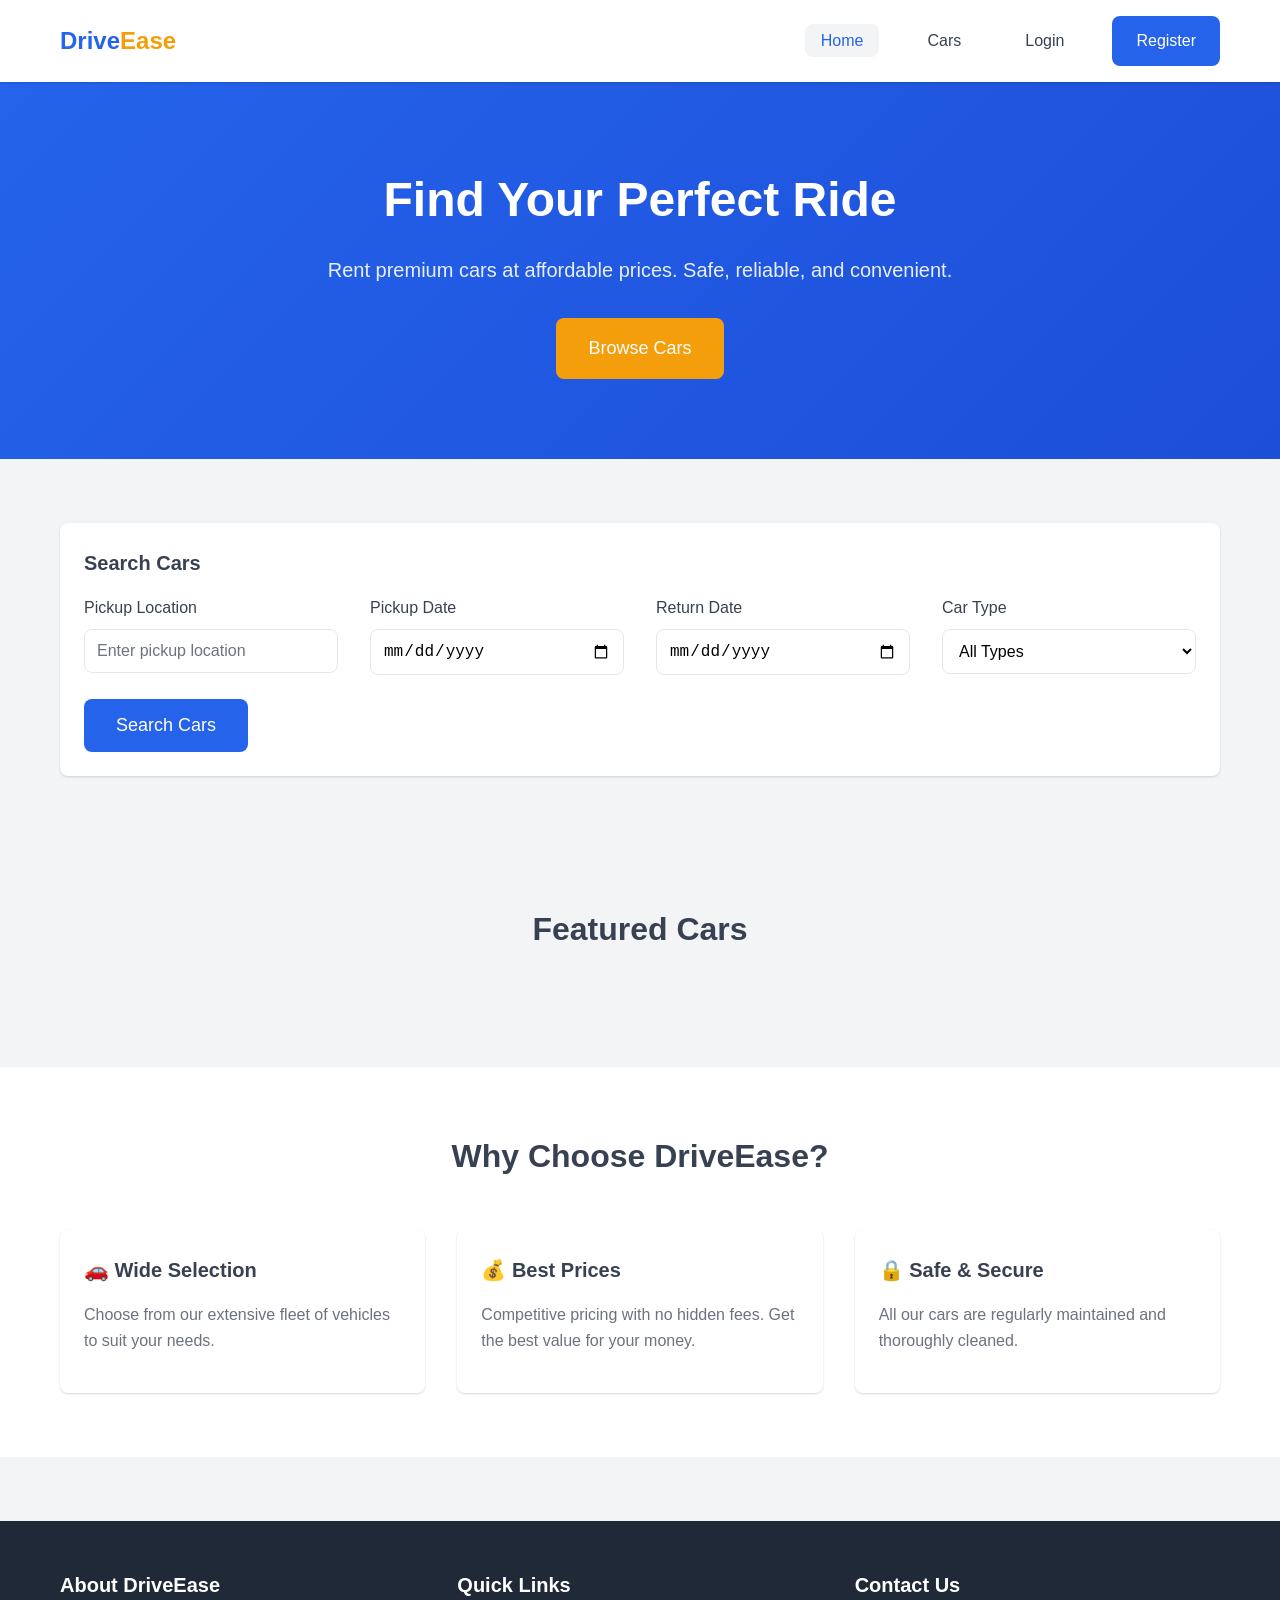
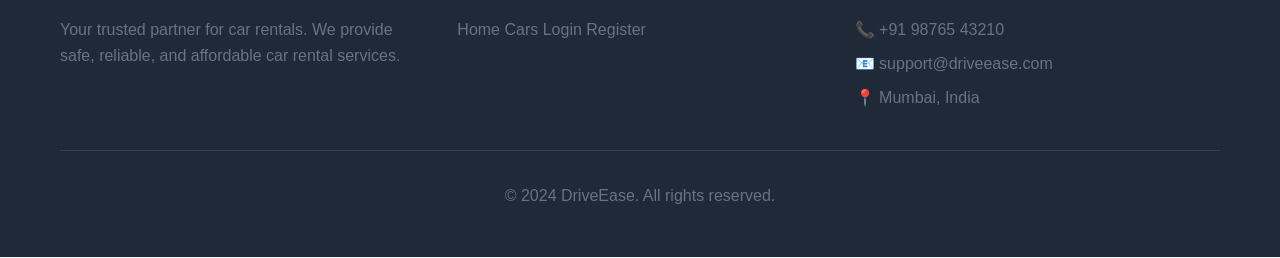
<file: frontend/index.html>
<!DOCTYPE html>
<html lang="en">
<head>
    <meta charset="UTF-8">
    <meta name="viewport" content="width=device-width, initial-scale=1.0">
    <title>DriveEase - Car Rental Management System</title>
    <link rel="stylesheet" href="css/style.css">
</head>
<body>
    <!-- Navigation -->
    <nav class="navbar">
        <div class="container">
            <a href="index.html" class="navbar-brand">Drive<span>Ease</span></a>
            <ul class="navbar-nav">
                <li><a href="index.html" class="nav-link active">Home</a></li>
                <li><a href="cars.html" class="nav-link">Cars</a></li>
                <li><a href="login.html" class="nav-link">Login</a></li>
                <li><a href="register.html" class="btn btn-primary">Register</a></li>
            </ul>
        </div>
    </nav>

    <!-- Hero Section -->
    <section class="hero">
        <div class="container">
            <h1>Find Your Perfect Ride</h1>
            <p>Rent premium cars at affordable prices. Safe, reliable, and convenient.</p>
            <a href="cars.html" class="btn btn-secondary btn-lg">Browse Cars</a>
        </div>
    </section>

    <!-- Search Section -->
    <section class="section">
        <div class="container">
            <div class="card">
                <div class="card-body">
                    <h2 class="card-title">Search Cars</h2>
                    <form id="searchForm">
                        <div class="grid grid-4">
                            <div class="form-group">
                                <label class="form-label">Pickup Location</label>
                                <input type="text" class="form-control" id="pickupLocation" placeholder="Enter pickup location">
                            </div>
                            <div class="form-group">
                                <label class="form-label">Pickup Date</label>
                                <input type="date" class="form-control" id="pickupDate">
                            </div>
                            <div class="form-group">
                                <label class="form-label">Return Date</label>
                                <input type="date" class="form-control" id="returnDate">
                            </div>
                            <div class="form-group">
                                <label class="form-label">Car Type</label>
                                <select class="form-select" id="carType">
                                    <option value="">All Types</option>
                                    <option value="SUV">SUV</option>
                                    <option value="SEDAN">Sedan</option>
                                    <option value="HATCHBACK">Hatchback</option>
                                    <option value="LUXURY">Luxury</option>
                                </select>
                            </div>
                        </div>
                        <button type="submit" class="btn btn-primary btn-lg">Search Cars</button>
                    </form>
                </div>
            </div>
        </div>
    </section>

    <!-- Featured Cars Section -->
    <section class="section">
        <div class="container">
            <h2 class="section-title">Featured Cars</h2>
            <div class="grid grid-3" id="featuredCars">
                <!-- Cars will be loaded dynamically -->
            </div>
        </div>
    </section>

    <!-- Why Choose Us Section -->
    <section class="section" style="background-color: var(--white);">
        <div class="container">
            <h2 class="section-title">Why Choose DriveEase?</h2>
            <div class="grid grid-3">
                <div class="card">
                    <div class="card-body">
                        <h3 class="card-title">🚗 Wide Selection</h3>
                        <p class="card-text">Choose from our extensive fleet of vehicles to suit your needs.</p>
                    </div>
                </div>
                <div class="card">
                    <div class="card-body">
                        <h3 class="card-title">💰 Best Prices</h3>
                        <p class="card-text">Competitive pricing with no hidden fees. Get the best value for your money.</p>
                    </div>
                </div>
                <div class="card">
                    <div class="card-body">
                        <h3 class="card-title">🔒 Safe & Secure</h3>
                        <p class="card-text">All our cars are regularly maintained and thoroughly cleaned.</p>
                    </div>
                </div>
            </div>
        </div>
    </section>

    <!-- Footer -->
    <footer class="footer">
        <div class="container">
            <div class="footer-content">
                <div class="footer-section">
                    <h3>About DriveEase</h3>
                    <p>Your trusted partner for car rentals. We provide safe, reliable, and affordable car rental services.</p>
                </div>
                <div class="footer-section">
                    <h3>Quick Links</h3>
                    <a href="index.html">Home</a>
                    <a href="cars.html">Cars</a>
                    <a href="login.html">Login</a>
                    <a href="register.html">Register</a>
                </div>
                <div class="footer-section">
                    <h3>Contact Us</h3>
                    <p>📞 +91 98765 43210</p>
                    <p>📧 support@driveease.com</p>
                    <p>📍 Mumbai, India</p>
                </div>
            </div>
            <div class="footer-bottom">
                <p>&copy; 2024 DriveEase. All rights reserved.</p>
            </div>
        </div>
    </footer>

    <script src="js/main.js"></script>
</body>
</html>
</file>
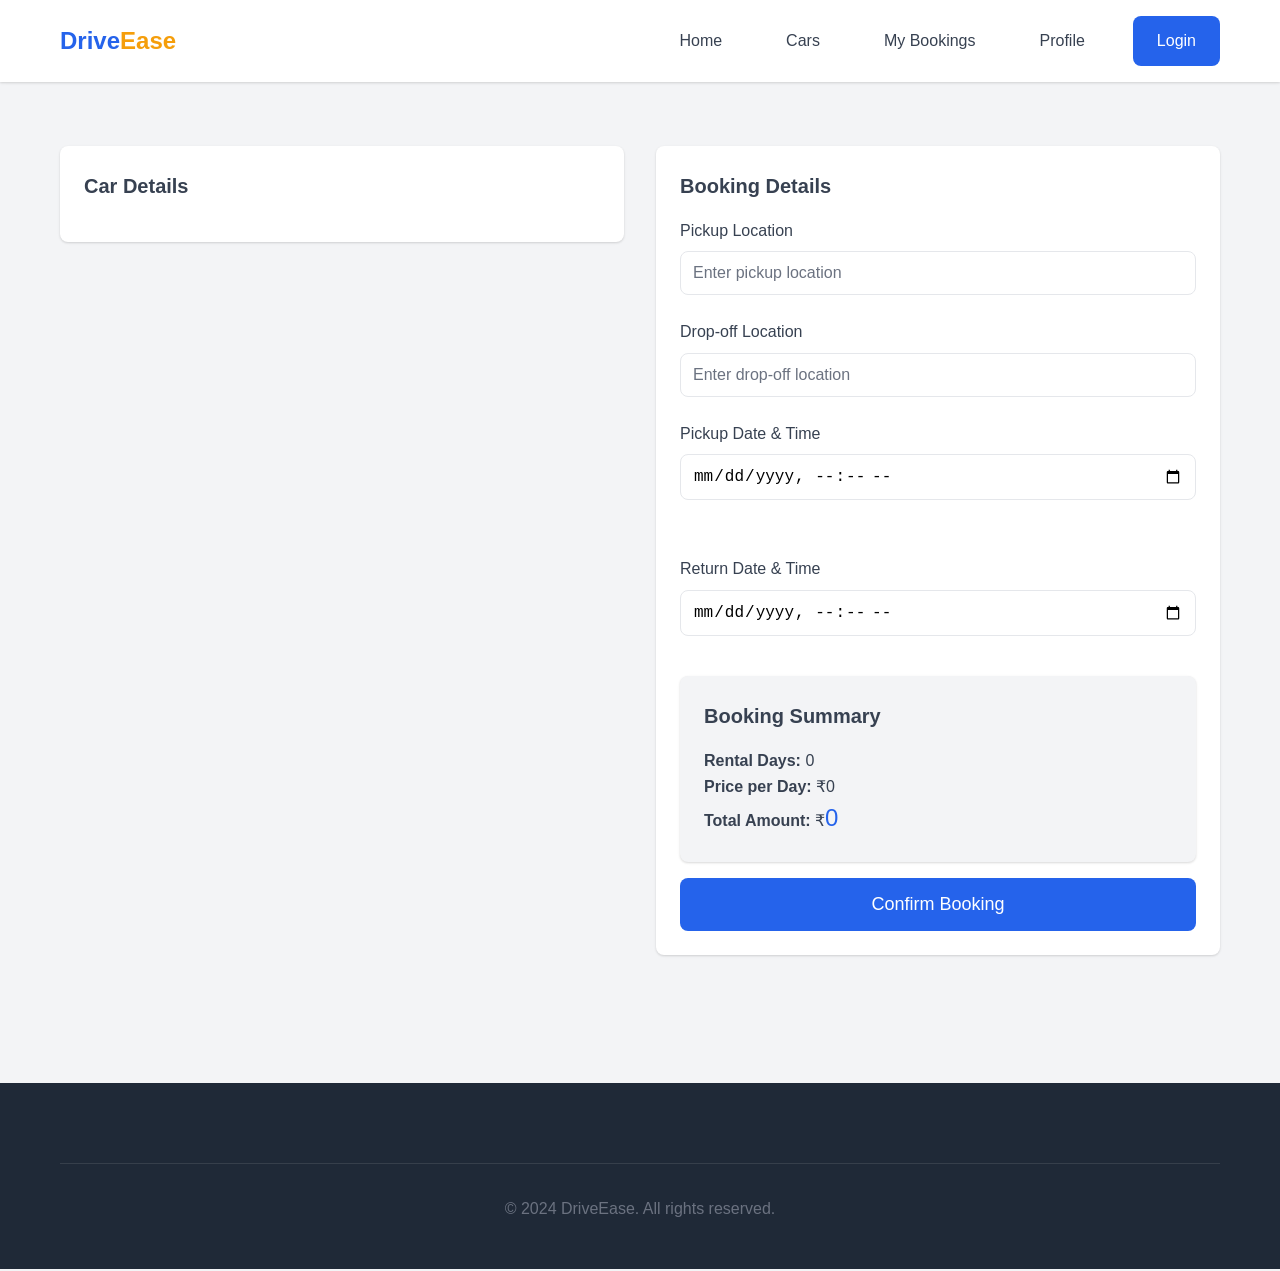
<file: frontend/booking.html>
<!DOCTYPE html>
<html lang="en">
<head>
    <meta charset="UTF-8">
    <meta name="viewport" content="width=device-width, initial-scale=1.0">
    <title>Book Car - DriveEase</title>
    <link rel="stylesheet" href="css/style.css">
</head>
<body>
    <!-- Navigation -->
    <nav class="navbar">
        <div class="container">
            <a href="index.html" class="navbar-brand">Drive<span>Ease</span></a>
            <ul class="navbar-nav">
                <li><a href="index.html" class="nav-link">Home</a></li>
                <li><a href="cars.html" class="nav-link">Cars</a></li>
                <li><a href="my-bookings.html" class="nav-link">My Bookings</a></li>
                <li><a href="profile.html" class="nav-link">Profile</a></li>
                <li><a href="login.html" class="btn btn-primary">Login</a></li>
            </ul>
        </div>
    </nav>

    <!-- Booking Section -->
    <section class="section">
        <div class="container">
            <div class="grid grid-2">
                <!-- Car Summary -->
                <div>
                    <div class="card">
                        <div class="card-body">
                            <h2 class="card-title">Car Details</h2>
                            <div id="carSummary">
                                <!-- Car summary will be loaded dynamically -->
                            </div>
                        </div>
                    </div>
                </div>

                <!-- Booking Form -->
                <div>
                    <div class="card">
                        <div class="card-body">
                            <h2 class="card-title">Booking Details</h2>
                            <div id="alertContainer"></div>
                            <form id="bookingForm">
                                <div class="form-group">
                                    <label class="form-label">Pickup Location</label>
                                    <input type="text" class="form-control" id="pickupLocation" placeholder="Enter pickup location" required>
                                </div>
                                <div class="form-group">
                                    <label class="form-label">Drop-off Location</label>
                                    <input type="text" class="form-control" id="dropoffLocation" placeholder="Enter drop-off location" required>
                                </div>
                                <div class="grid grid-2">
                                    <div class="form-group">
                                        <label class="form-label">Pickup Date & Time</label>
                                        <input type="datetime-local" class="form-control" id="pickupDate" required>
                                    </div>
                                    <div class="form-group">
                                        <label class="form-label">Return Date & Time</label>
                                        <input type="datetime-local" class="form-control" id="returnDate" required>
                                    </div>
                                </div>
                                <div class="card" style="background-color: var(--light-color); margin: 1rem 0;">
                                    <div class="card-body">
                                        <h3 class="card-title">Booking Summary</h3>
                                        <p><strong>Rental Days:</strong> <span id="rentalDays">0</span></p>
                                        <p><strong>Price per Day:</strong> ₹<span id="pricePerDay">0</span></p>
                                        <p><strong>Total Amount:</strong> ₹<span id="totalAmount" style="font-size: 1.5rem; color: var(--primary-color);">0</span></p>
                                    </div>
                                </div>
                                <button type="submit" class="btn btn-primary btn-lg" style="width: 100%;">Confirm Booking</button>
                            </form>
                        </div>
                    </div>
                </div>
            </div>
        </div>
    </section>

    <!-- Footer -->
    <footer class="footer">
        <div class="container">
            <div class="footer-bottom">
                <p>&copy; 2024 DriveEase. All rights reserved.</p>
            </div>
        </div>
    </footer>

    <script src="js/booking.js"></script>
</body>
</html>
</file>
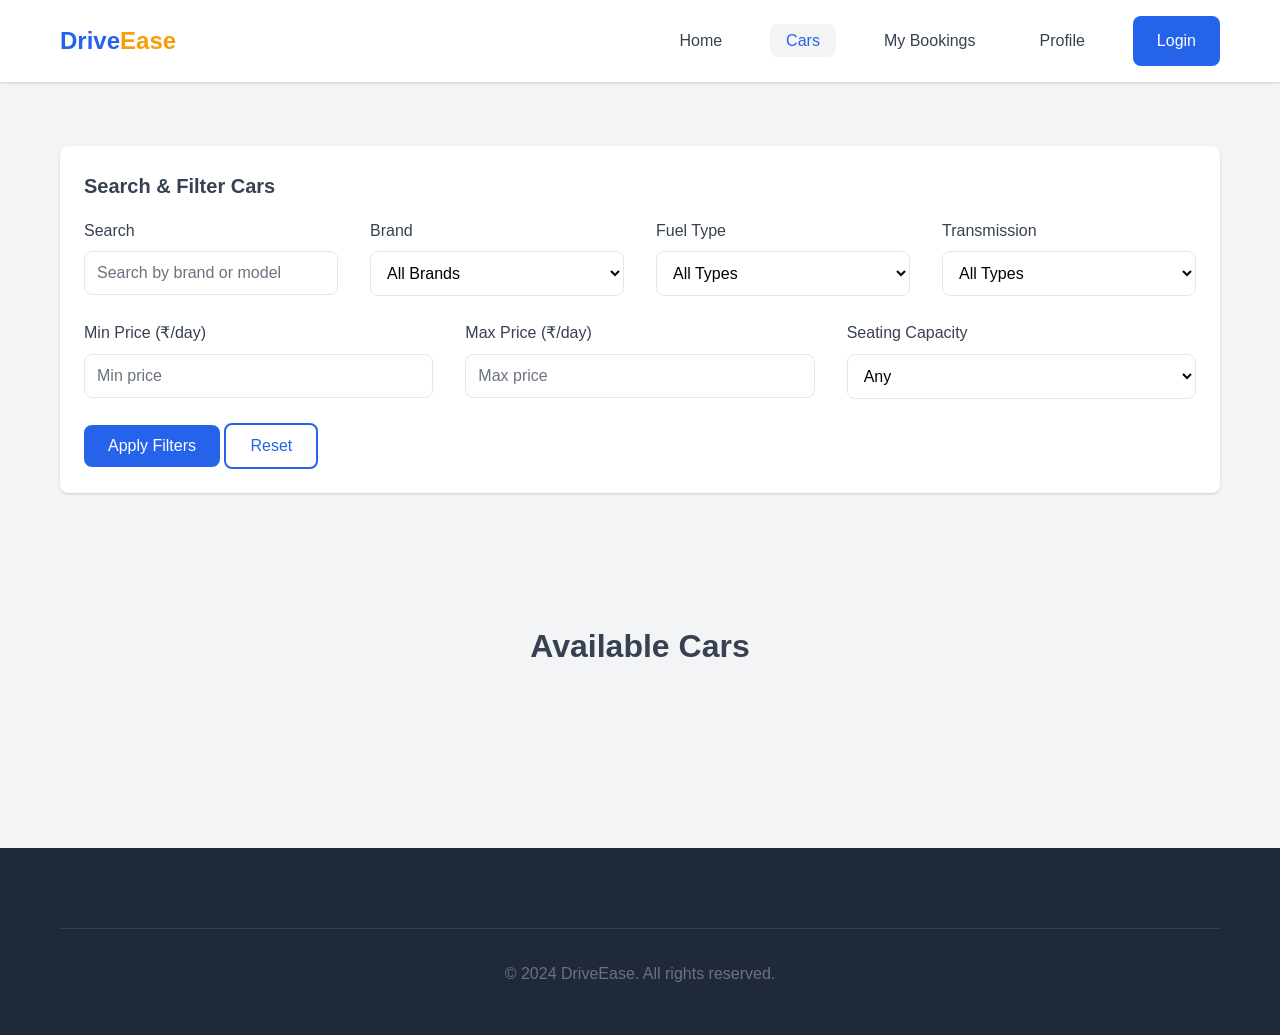
<file: frontend/cars.html>
<!DOCTYPE html>
<html lang="en">
<head>
    <meta charset="UTF-8">
    <meta name="viewport" content="width=device-width, initial-scale=1.0">
    <title>Browse Cars - DriveEase</title>
    <link rel="stylesheet" href="css/style.css">
</head>
<body>
    <!-- Navigation -->
    <nav class="navbar">
        <div class="container">
            <a href="index.html" class="navbar-brand">Drive<span>Ease</span></a>
            <ul class="navbar-nav">
                <li><a href="index.html" class="nav-link">Home</a></li>
                <li><a href="cars.html" class="nav-link active">Cars</a></li>
                <li><a href="my-bookings.html" class="nav-link">My Bookings</a></li>
                <li><a href="profile.html" class="nav-link">Profile</a></li>
                <li><a href="login.html" class="btn btn-primary">Login</a></li>
            </ul>
        </div>
    </nav>

    <!-- Search & Filter Section -->
    <section class="section">
        <div class="container">
            <div class="card">
                <div class="card-body">
                    <h2 class="card-title">Search & Filter Cars</h2>
                    <form id="filterForm">
                        <div class="grid grid-4">
                            <div class="form-group">
                                <label class="form-label">Search</label>
                                <input type="text" class="form-control" id="searchKeyword" placeholder="Search by brand or model">
                            </div>
                            <div class="form-group">
                                <label class="form-label">Brand</label>
                                <select class="form-select" id="brandFilter">
                                    <option value="">All Brands</option>
                                    <option value="Toyota">Toyota</option>
                                    <option value="Honda">Honda</option>
                                    <option value="Hyundai">Hyundai</option>
                                    <option value="Maruti Suzuki">Maruti Suzuki</option>
                                    <option value="BMW">BMW</option>
                                    <option value="Mercedes-Benz">Mercedes-Benz</option>
                                </select>
                            </div>
                            <div class="form-group">
                                <label class="form-label">Fuel Type</label>
                                <select class="form-select" id="fuelTypeFilter">
                                    <option value="">All Types</option>
                                    <option value="PETROL">Petrol</option>
                                    <option value="DIESEL">Diesel</option>
                                    <option value="ELECTRIC">Electric</option>
                                    <option value="HYBRID">Hybrid</option>
                                </select>
                            </div>
                            <div class="form-group">
                                <label class="form-label">Transmission</label>
                                <select class="form-select" id="transmissionFilter">
                                    <option value="">All Types</option>
                                    <option value="MANUAL">Manual</option>
                                    <option value="AUTOMATIC">Automatic</option>
                                </select>
                            </div>
                        </div>
                        <div class="grid grid-3">
                            <div class="form-group">
                                <label class="form-label">Min Price (₹/day)</label>
                                <input type="number" class="form-control" id="minPrice" placeholder="Min price">
                            </div>
                            <div class="form-group">
                                <label class="form-label">Max Price (₹/day)</label>
                                <input type="number" class="form-control" id="maxPrice" placeholder="Max price">
                            </div>
                            <div class="form-group">
                                <label class="form-label">Seating Capacity</label>
                                <select class="form-select" id="seatingFilter">
                                    <option value="">Any</option>
                                    <option value="4">4+ Seats</option>
                                    <option value="5">5+ Seats</option>
                                    <option value="7">7+ Seats</option>
                                </select>
                            </div>
                        </div>
                        <button type="submit" class="btn btn-primary">Apply Filters</button>
                        <button type="button" class="btn btn-outline" onclick="resetFilters()">Reset</button>
                    </form>
                </div>
            </div>
        </div>
    </section>

    <!-- Cars Listing -->
    <section class="section">
        <div class="container">
            <h2 class="section-title">Available Cars</h2>
            <div id="alertContainer"></div>
            <div class="grid grid-3" id="carsGrid">
                <!-- Cars will be loaded dynamically -->
            </div>
        </div>
    </section>

    <!-- Footer -->
    <footer class="footer">
        <div class="container">
            <div class="footer-bottom">
                <p>&copy; 2024 DriveEase. All rights reserved.</p>
            </div>
        </div>
    </footer>

    <script src="js/cars.js"></script>
</body>
</html>
</file>
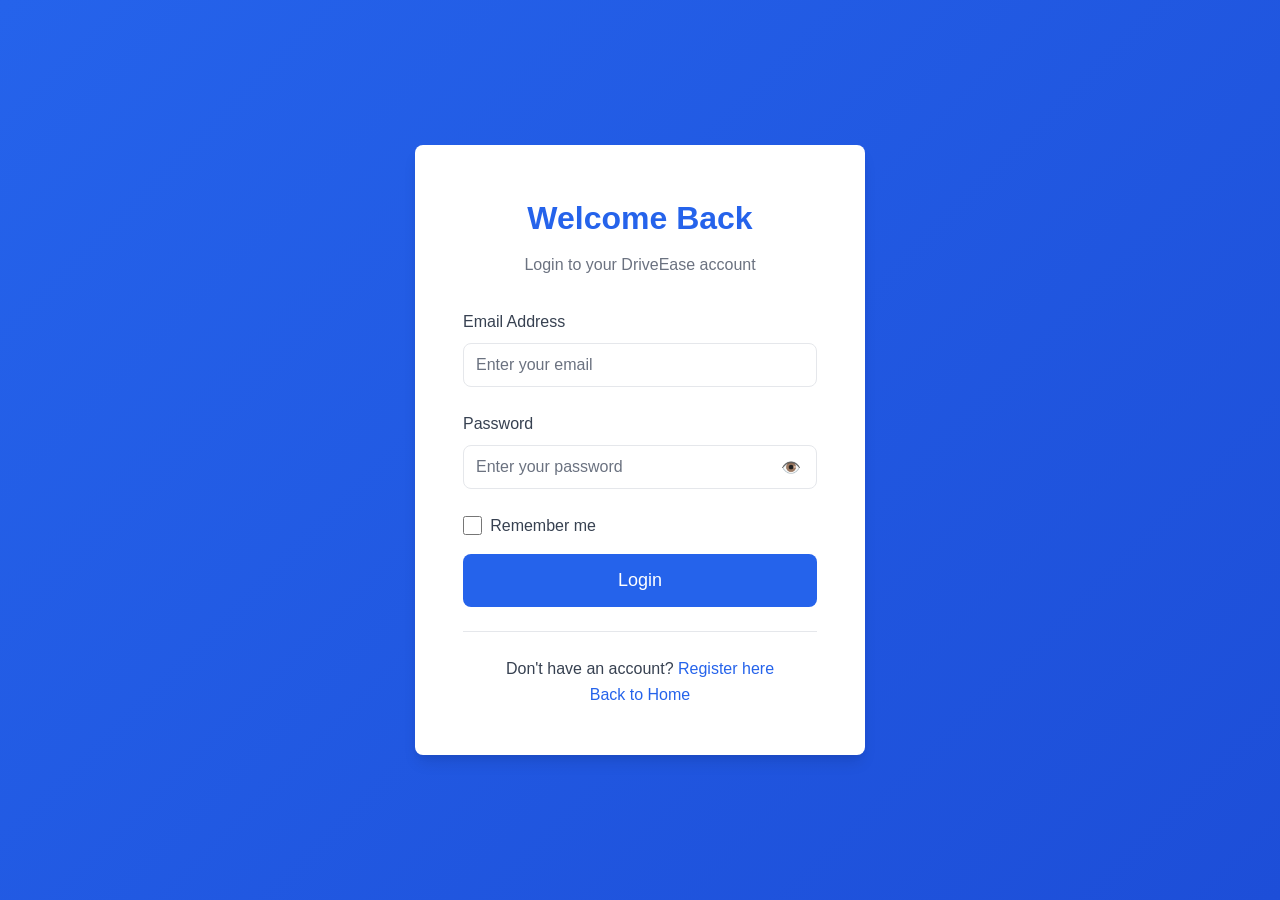
<file: frontend/login.html>
<!DOCTYPE html>
<html lang="en">
<head>
    <meta charset="UTF-8">
    <meta name="viewport" content="width=device-width, initial-scale=1.0">
    <title>Login - DriveEase</title>
    <link rel="stylesheet" href="css/style.css">
    <link rel="stylesheet" href="css/auth.css">
</head>
<body>
    <div class="auth-container">
        <div class="auth-card">
            <div class="auth-header">
                <h1>Welcome Back</h1>
                <p>Login to your DriveEase account</p>
            </div>
            <div id="alertContainer"></div>
            <form class="auth-form" id="loginForm">
                <div class="form-group">
                    <label class="form-label">Email Address</label>
                    <input type="email" class="form-control" id="email" placeholder="Enter your email" required>
                </div>
                <div class="form-group">
                    <label class="form-label">Password</label>
                    <div class="password-group">
                        <input type="password" class="form-control" id="password" placeholder="Enter your password" required>
                        <button type="button" class="password-toggle" onclick="togglePassword('password')">👁️</button>
                    </div>
                </div>
                <div class="form-check">
                    <input type="checkbox" class="form-check-input" id="rememberMe">
                    <label class="form-check-label" for="rememberMe">Remember me</label>
                </div>
                <button type="submit" class="btn btn-primary btn-lg" style="width: 100%;">Login</button>
            </form>
            <div class="auth-footer">
                <p>Don't have an account? <a href="register.html">Register here</a></p>
                <p><a href="index.html">Back to Home</a></p>
            </div>
        </div>
    </div>
    <script src="js/auth.js"></script>
</body>
</html>
</file>
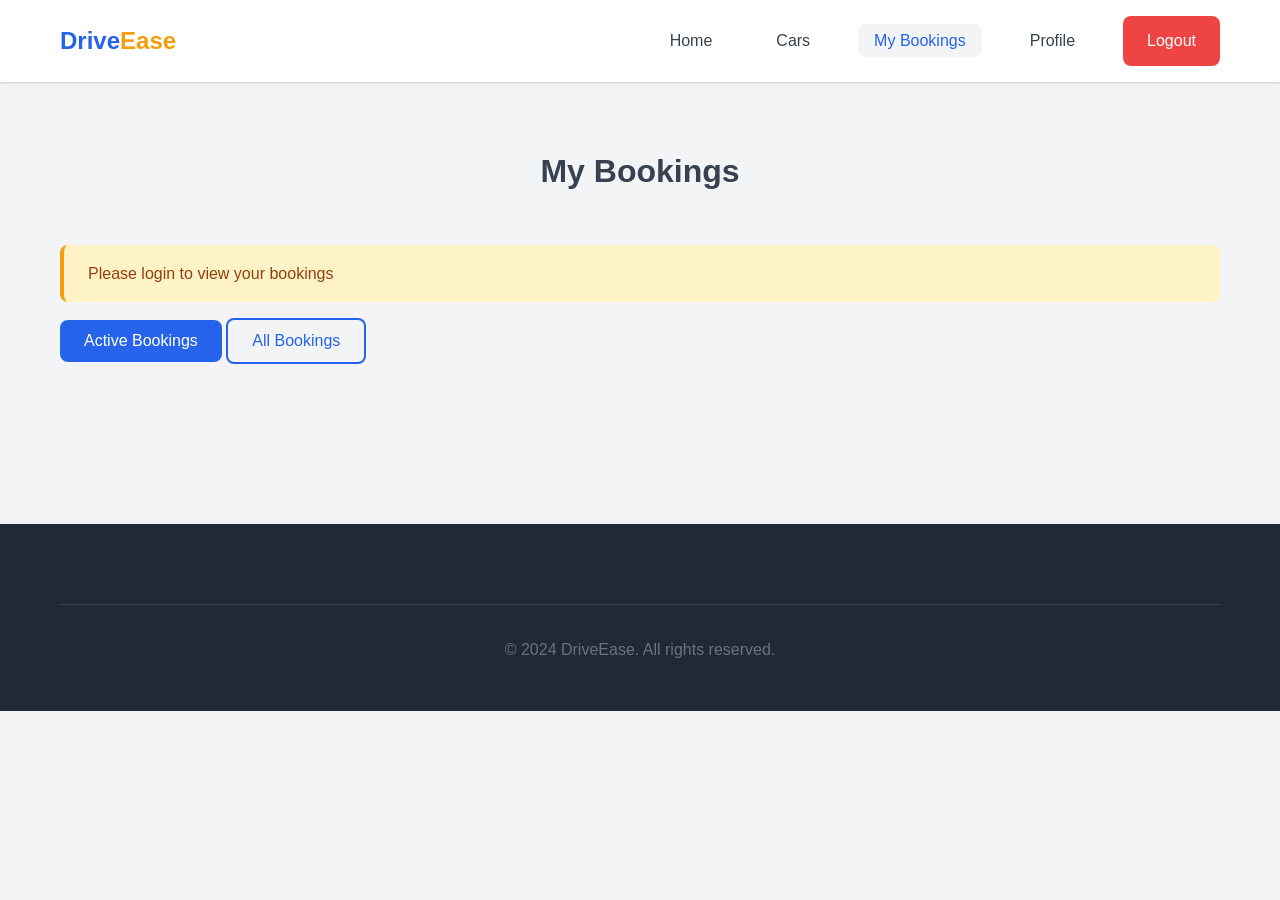
<file: frontend/my-bookings.html>
<!DOCTYPE html>
<html lang="en">
<head>
    <meta charset="UTF-8">
    <meta name="viewport" content="width=device-width, initial-scale=1.0">
    <title>My Bookings - DriveEase</title>
    <link rel="stylesheet" href="css/style.css">
</head>
<body>
    <!-- Navigation -->
    <nav class="navbar">
        <div class="container">
            <a href="index.html" class="navbar-brand">Drive<span>Ease</span></a>
            <ul class="navbar-nav">
                <li><a href="index.html" class="nav-link">Home</a></li>
                <li><a href="cars.html" class="nav-link">Cars</a></li>
                <li><a href="my-bookings.html" class="nav-link active">My Bookings</a></li>
                <li><a href="profile.html" class="nav-link">Profile</a></li>
                <li><a href="#" class="btn btn-danger" onclick="logout()">Logout</a></li>
            </ul>
        </div>
    </nav>

    <!-- My Bookings Section -->
    <section class="section">
        <div class="container">
            <h2 class="section-title">My Bookings</h2>
            <div id="alertContainer"></div>
            
            <!-- Tabs -->
            <div style="margin-bottom: 2rem;">
                <button class="btn btn-primary" onclick="showActiveBookings()">Active Bookings</button>
                <button class="btn btn-outline" onclick="showAllBookings()">All Bookings</button>
            </div>

            <div id="bookingsContainer">
                <!-- Bookings will be loaded dynamically -->
            </div>
        </div>
    </section>

    <!-- Footer -->
    <footer class="footer">
        <div class="container">
            <div class="footer-bottom">
                <p>&copy; 2024 DriveEase. All rights reserved.</p>
            </div>
        </div>
    </footer>

    <script src="js/main.js"></script>
    <script src="js/booking.js"></script>
</body>
</html>
</file>
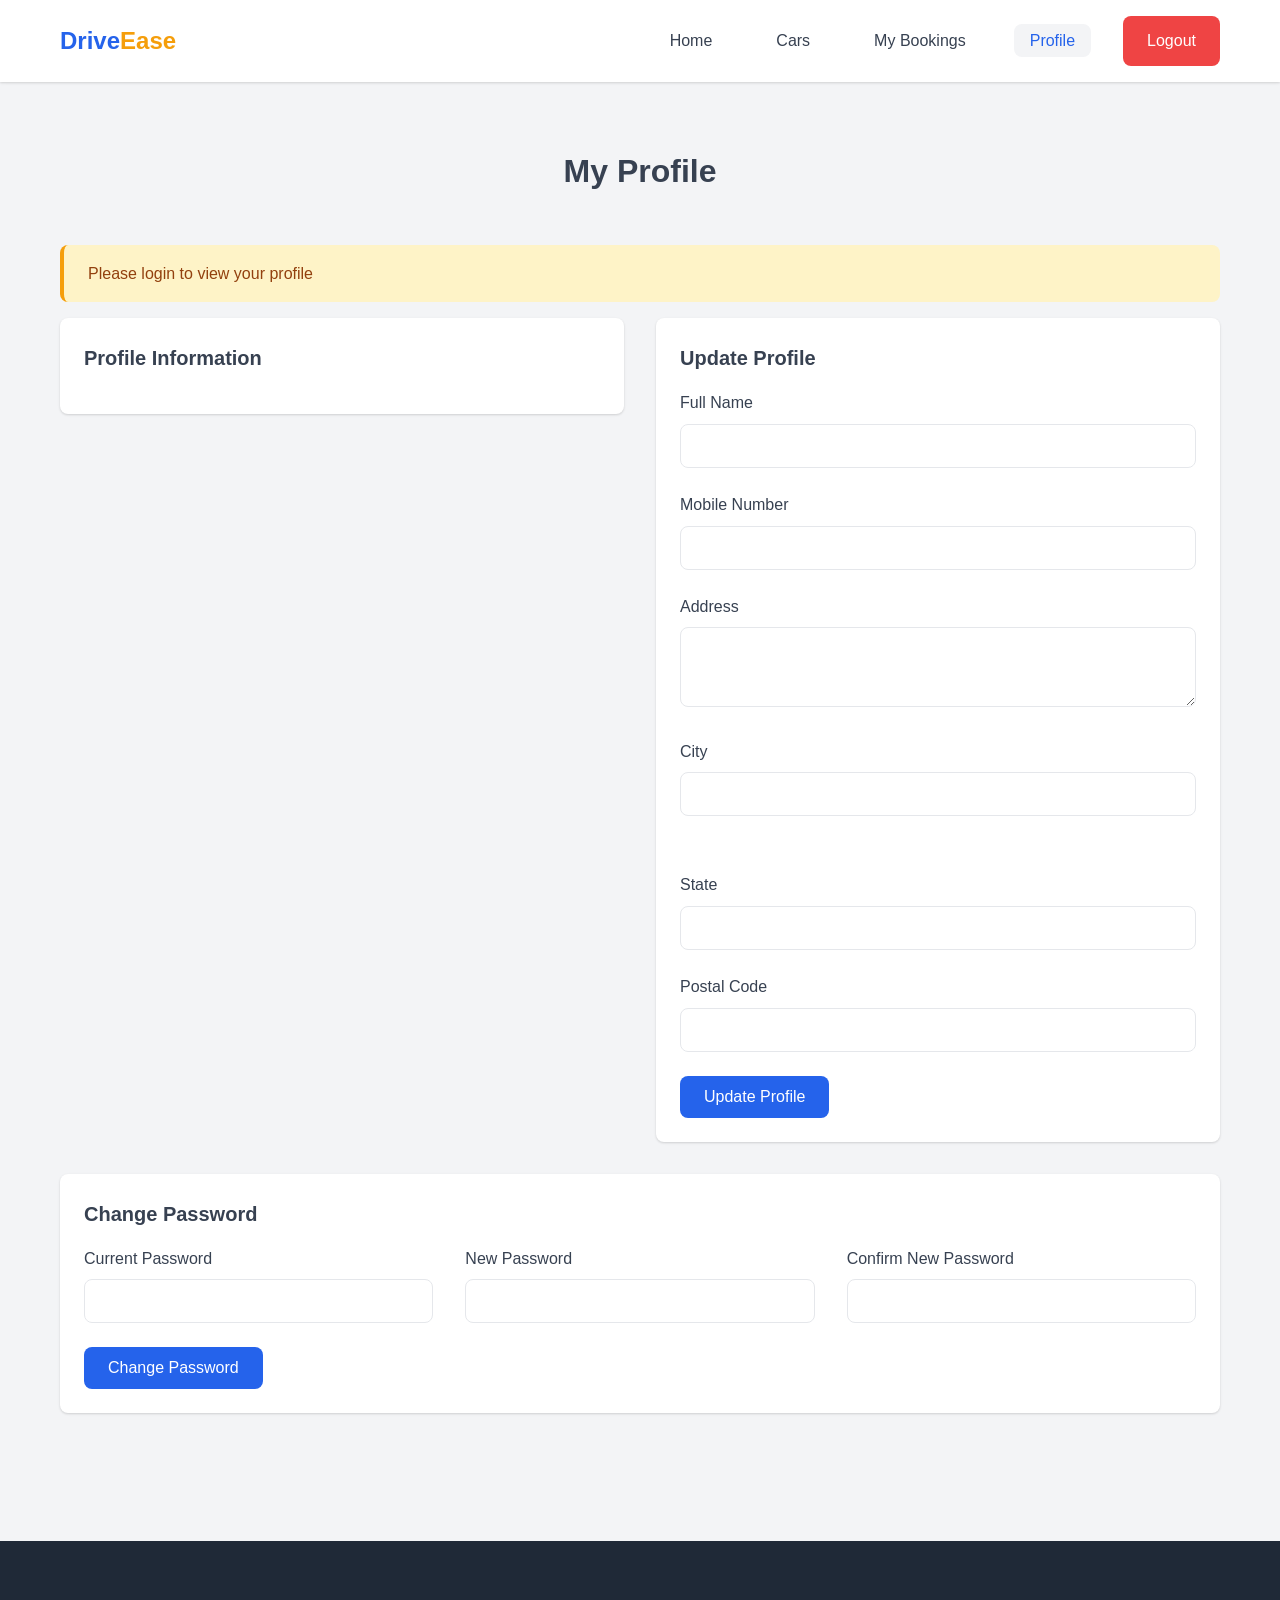
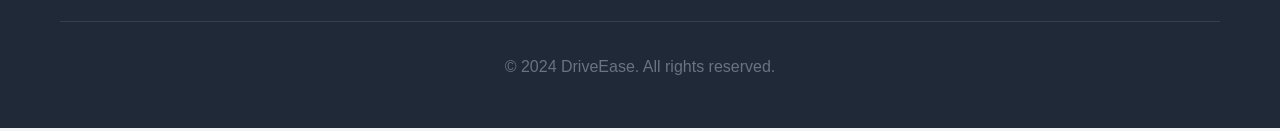
<file: frontend/profile.html>
<!DOCTYPE html>
<html lang="en">
<head>
    <meta charset="UTF-8">
    <meta name="viewport" content="width=device-width, initial-scale=1.0">
    <title>My Profile - DriveEase</title>
    <link rel="stylesheet" href="css/style.css">
</head>
<body>
    <!-- Navigation -->
    <nav class="navbar">
        <div class="container">
            <a href="index.html" class="navbar-brand">Drive<span>Ease</span></a>
            <ul class="navbar-nav">
                <li><a href="index.html" class="nav-link">Home</a></li>
                <li><a href="cars.html" class="nav-link">Cars</a></li>
                <li><a href="my-bookings.html" class="nav-link">My Bookings</a></li>
                <li><a href="profile.html" class="nav-link active">Profile</a></li>
                <li><a href="#" class="btn btn-danger" onclick="logout()">Logout</a></li>
            </ul>
        </div>
    </nav>

    <!-- Profile Section -->
    <section class="section">
        <div class="container">
            <h2 class="section-title">My Profile</h2>
            <div id="alertContainer"></div>
            
            <div class="grid grid-2">
                <!-- Profile View -->
                <div>
                    <div class="card">
                        <div class="card-body">
                            <h2 class="card-title">Profile Information</h2>
                            <div id="profileInfo">
                                <!-- Profile info will be loaded dynamically -->
                            </div>
                        </div>
                    </div>
                </div>

                <!-- Update Profile Form -->
                <div>
                    <div class="card">
                        <div class="card-body">
                            <h2 class="card-title">Update Profile</h2>
                            <form id="updateProfileForm">
                                <div class="form-group">
                                    <label class="form-label">Full Name</label>
                                    <input type="text" class="form-control" id="fullName" required>
                                </div>
                                <div class="form-group">
                                    <label class="form-label">Mobile Number</label>
                                    <input type="tel" class="form-control" id="mobileNumber" pattern="[0-9]{10}" required>
                                </div>
                                <div class="form-group">
                                    <label class="form-label">Address</label>
                                    <textarea class="form-control" id="address" rows="3"></textarea>
                                </div>
                                <div class="grid grid-2">
                                    <div class="form-group">
                                        <label class="form-label">City</label>
                                        <input type="text" class="form-control" id="city">
                                    </div>
                                    <div class="form-group">
                                        <label class="form-label">State</label>
                                        <input type="text" class="form-control" id="state">
                                    </div>
                                </div>
                                <div class="form-group">
                                    <label class="form-label">Postal Code</label>
                                    <input type="text" class="form-control" id="postalCode">
                                </div>
                                <button type="submit" class="btn btn-primary">Update Profile</button>
                            </form>
                        </div>
                    </div>
                </div>
            </div>

            <!-- Change Password -->
            <div class="card" style="margin-top: 2rem;">
                <div class="card-body">
                    <h2 class="card-title">Change Password</h2>
                    <form id="changePasswordForm">
                        <div class="grid grid-3">
                            <div class="form-group">
                                <label class="form-label">Current Password</label>
                                <input type="password" class="form-control" id="currentPassword" required>
                            </div>
                            <div class="form-group">
                                <label class="form-label">New Password</label>
                                <input type="password" class="form-control" id="newPassword" required minlength="6">
                            </div>
                            <div class="form-group">
                                <label class="form-label">Confirm New Password</label>
                                <input type="password" class="form-control" id="confirmNewPassword" required>
                            </div>
                        </div>
                        <button type="submit" class="btn btn-primary">Change Password</button>
                    </form>
                </div>
            </div>
        </div>
    </section>

    <!-- Footer -->
    <footer class="footer">
        <div class="container">
            <div class="footer-bottom">
                <p>&copy; 2024 DriveEase. All rights reserved.</p>
            </div>
        </div>
    </footer>

    <script src="js/main.js"></script>
    <script src="js/profile.js"></script>
</body>
</html>
</file>
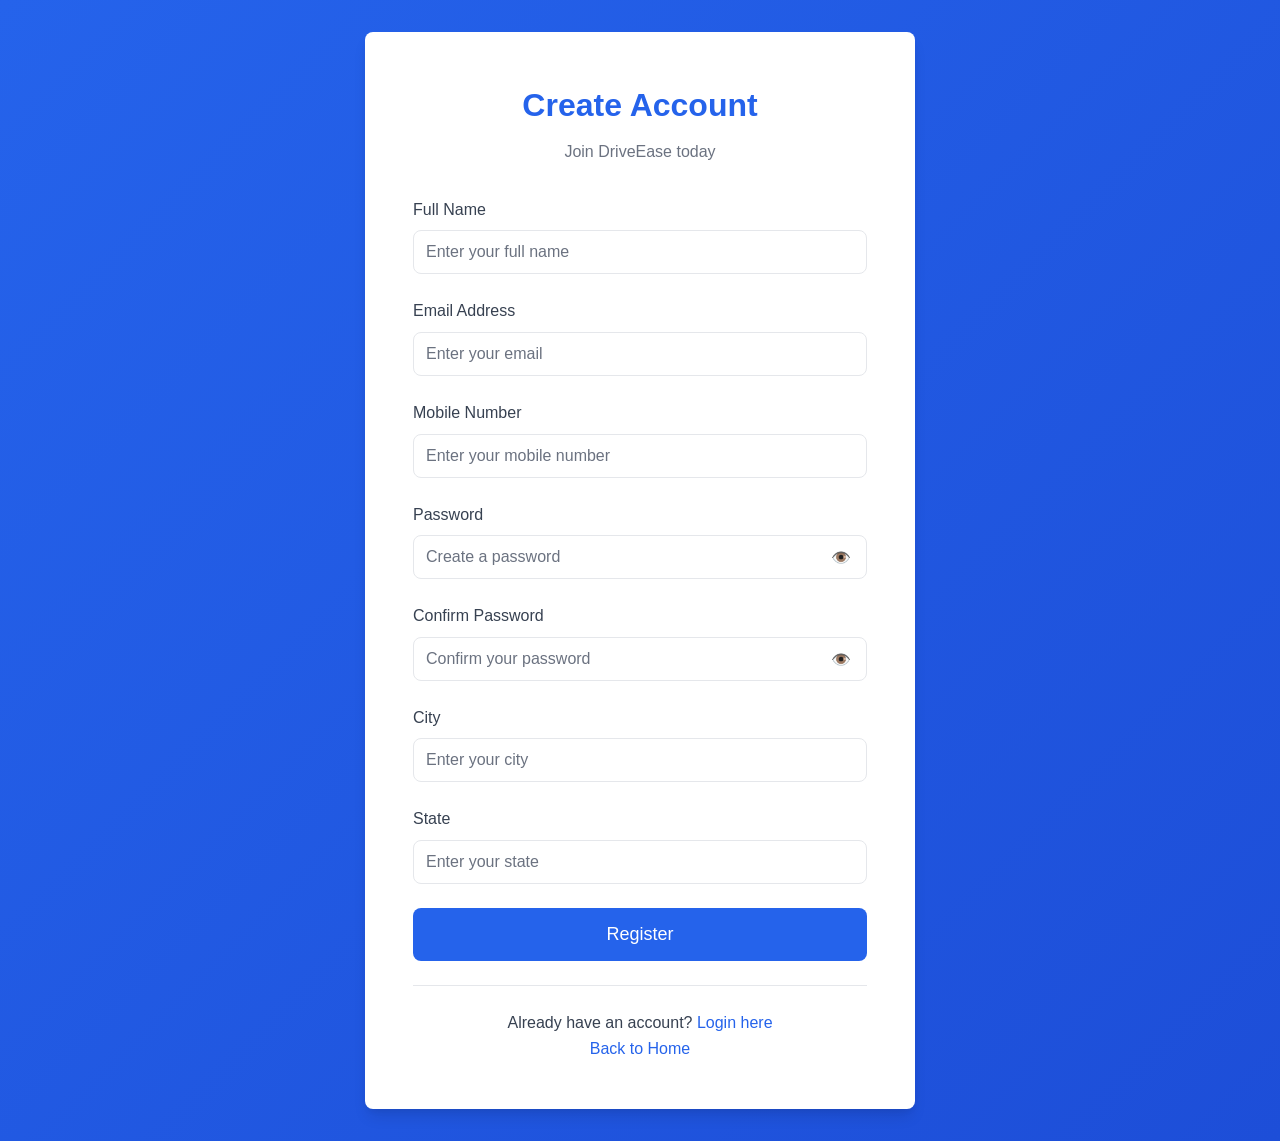
<file: frontend/register.html>
<!DOCTYPE html>
<html lang="en">
<head>
    <meta charset="UTF-8">
    <meta name="viewport" content="width=device-width, initial-scale=1.0">
    <title>Register - DriveEase</title>
    <link rel="stylesheet" href="css/style.css">
    <link rel="stylesheet" href="css/auth.css">
</head>
<body>
    <div class="auth-container">
        <div class="auth-card" style="max-width: 550px;">
            <div class="auth-header">
                <h1>Create Account</h1>
                <p>Join DriveEase today</p>
            </div>
            <div id="alertContainer"></div>
            <form class="auth-form" id="registerForm">
                <div class="form-group">
                    <label class="form-label">Full Name</label>
                    <input type="text" class="form-control" id="fullName" placeholder="Enter your full name" required>
                </div>
                <div class="form-group">
                    <label class="form-label">Email Address</label>
                    <input type="email" class="form-control" id="email" placeholder="Enter your email" required>
                </div>
                <div class="form-group">
                    <label class="form-label">Mobile Number</label>
                    <input type="tel" class="form-control" id="mobileNumber" placeholder="Enter your mobile number" pattern="[0-9]{10}" required>
                </div>
                <div class="form-group">
                    <label class="form-label">Password</label>
                    <div class="password-group">
                        <input type="password" class="form-control" id="password" placeholder="Create a password" required minlength="6">
                        <button type="button" class="password-toggle" onclick="togglePassword('password')">👁️</button>
                    </div>
                </div>
                <div class="form-group">
                    <label class="form-label">Confirm Password</label>
                    <div class="password-group">
                        <input type="password" class="form-control" id="confirmPassword" placeholder="Confirm your password" required>
                        <button type="button" class="password-toggle" onclick="togglePassword('confirmPassword')">👁️</button>
                    </div>
                </div>
                <div class="form-group">
                    <label class="form-label">City</label>
                    <input type="text" class="form-control" id="city" placeholder="Enter your city">
                </div>
                <div class="form-group">
                    <label class="form-label">State</label>
                    <input type="text" class="form-control" id="state" placeholder="Enter your state">
                </div>
                <button type="submit" class="btn btn-primary btn-lg" style="width: 100%;">Register</button>
            </form>
            <div class="auth-footer">
                <p>Already have an account? <a href="login.html">Login here</a></p>
                <p><a href="index.html">Back to Home</a></p>
            </div>
        </div>
    </div>
    <script src="js/auth.js"></script>
</body>
</html>
</file>
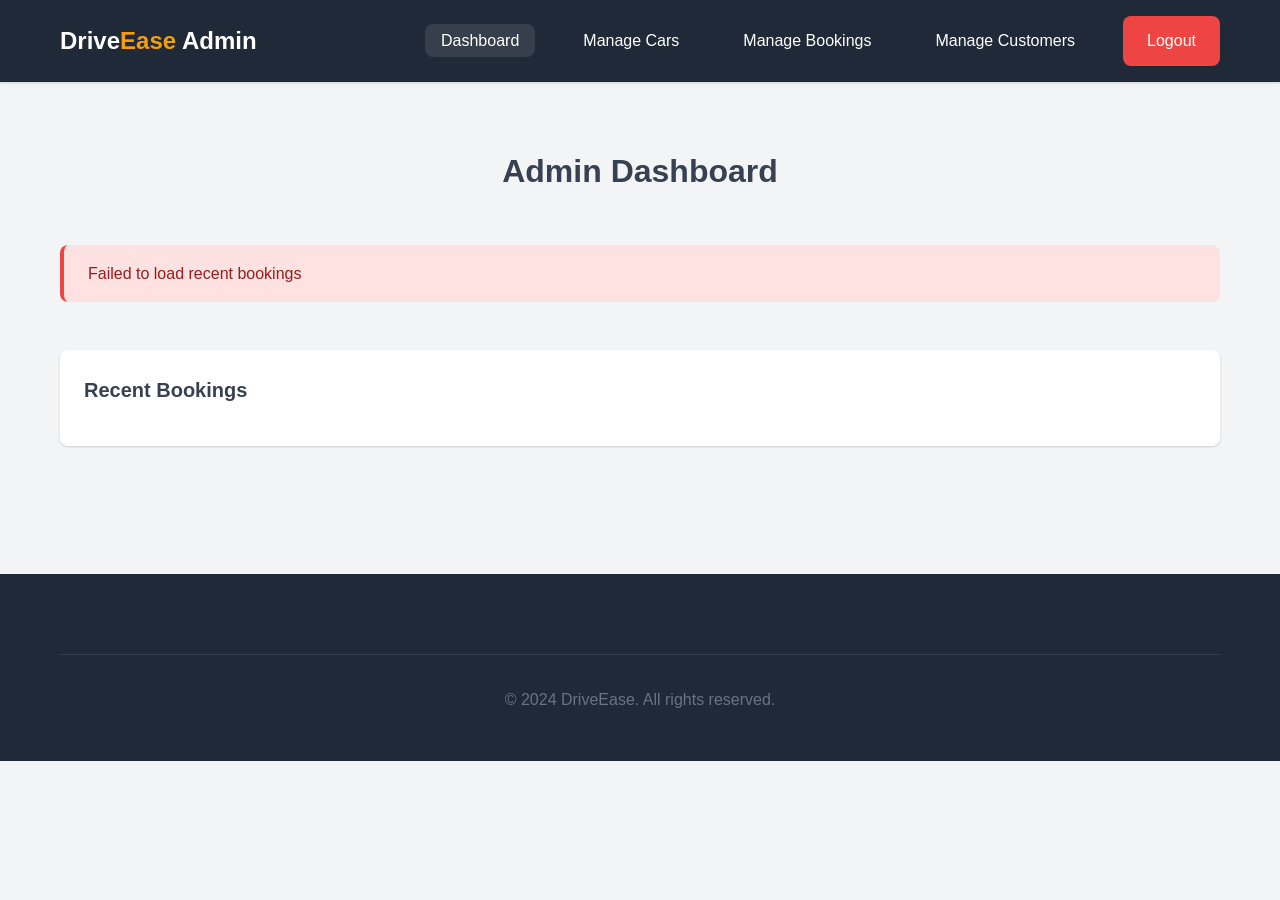
<file: frontend/admin/dashboard.html>
<!DOCTYPE html>
<html lang="en">
<head>
    <meta charset="UTF-8">
    <meta name="viewport" content="width=device-width, initial-scale=1.0">
    <title>Admin Dashboard - DriveEase</title>
    <link rel="stylesheet" href="../css/style.css">
    <link rel="stylesheet" href="../css/admin.css">
</head>
<body>
    <!-- Admin Navigation -->
    <nav class="navbar admin-nav">
        <div class="container">
            <a href="../index.html" class="navbar-brand">Drive<span>Ease</span> Admin</a>
            <ul class="navbar-nav">
                <li><a href="dashboard.html" class="nav-link active">Dashboard</a></li>
                <li><a href="manage-cars.html" class="nav-link">Manage Cars</a></li>
                <li><a href="manage-bookings.html" class="nav-link">Manage Bookings</a></li>
                <li><a href="manage-customers.html" class="nav-link">Manage Customers</a></li>
                <li><a href="#" class="btn btn-danger" onclick="logout()">Logout</a></li>
            </ul>
        </div>
    </nav>

    <!-- Dashboard Section -->
    <section class="section">
        <div class="container">
            <h2 class="section-title">Admin Dashboard</h2>
            <div id="alertContainer"></div>
            
            <!-- Statistics Cards -->
            <div class="grid grid-4" id="statsCards">
                <!-- Stats will be loaded dynamically -->
            </div>

            <!-- Recent Bookings -->
            <div class="card" style="margin-top: 2rem;">
                <div class="card-body">
                    <h2 class="card-title">Recent Bookings</h2>
                    <div id="recentBookings">
                        <!-- Recent bookings will be loaded dynamically -->
                    </div>
                </div>
            </div>
        </div>
    </section>

    <!-- Footer -->
    <footer class="footer">
        <div class="container">
            <div class="footer-bottom">
                <p>&copy; 2024 DriveEase. All rights reserved.</p>
            </div>
        </div>
    </footer>

    <script src="../js/main.js"></script>
    <script src="../js/admin.js"></script>
</body>
</html>
</file>
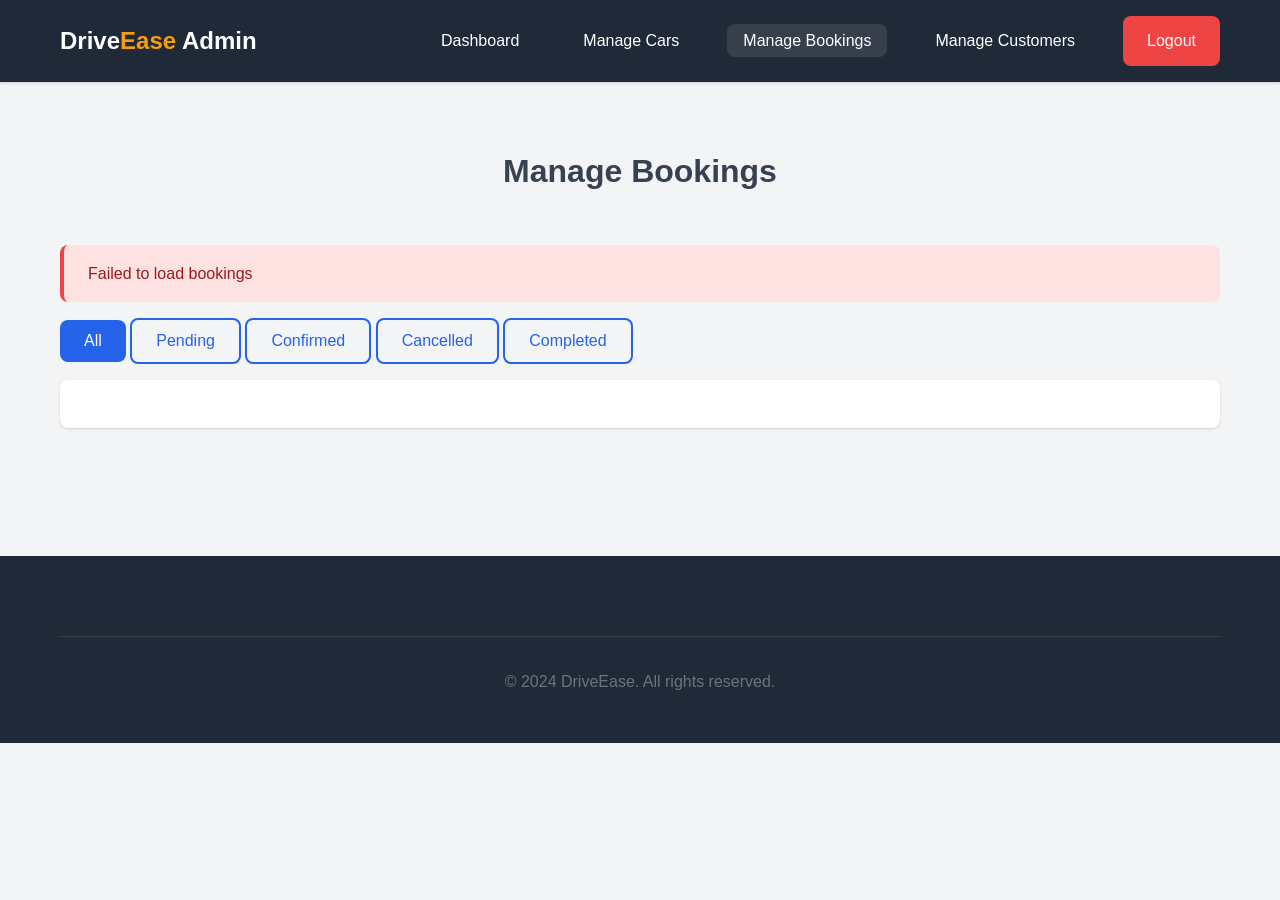
<file: frontend/admin/manage-bookings.html>
<!DOCTYPE html>
<html lang="en">
<head>
    <meta charset="UTF-8">
    <meta name="viewport" content="width=device-width, initial-scale=1.0">
    <title>Manage Bookings - DriveEase Admin</title>
    <link rel="stylesheet" href="../css/style.css">
    <link rel="stylesheet" href="../css/admin.css">
</head>
<body>
    <!-- Admin Navigation -->
    <nav class="navbar admin-nav">
        <div class="container">
            <a href="../index.html" class="navbar-brand">Drive<span>Ease</span> Admin</a>
            <ul class="navbar-nav">
                <li><a href="dashboard.html" class="nav-link">Dashboard</a></li>
                <li><a href="manage-cars.html" class="nav-link">Manage Cars</a></li>
                <li><a href="manage-bookings.html" class="nav-link active">Manage Bookings</a></li>
                <li><a href="manage-customers.html" class="nav-link">Manage Customers</a></li>
                <li><a href="#" class="btn btn-danger" onclick="logout()">Logout</a></li>
            </ul>
        </div>
    </nav>

    <!-- Manage Bookings Section -->
    <section class="section">
        <div class="container">
            <h2 class="section-title">Manage Bookings</h2>
            <div id="alertContainer"></div>
            
            <!-- Filter by Status -->
            <div style="margin-bottom: 1rem;">
                <button class="btn btn-primary" onclick="filterBookings('ALL')">All</button>
                <button class="btn btn-outline" onclick="filterBookings('PENDING')">Pending</button>
                <button class="btn btn-outline" onclick="filterBookings('CONFIRMED')">Confirmed</button>
                <button class="btn btn-outline" onclick="filterBookings('CANCELLED')">Cancelled</button>
                <button class="btn btn-outline" onclick="filterBookings('COMPLETED')">Completed</button>
            </div>

            <div class="card">
                <div class="card-body">
                    <div id="bookingsTable">
                        <!-- Bookings table will be loaded dynamically -->
                    </div>
                </div>
            </div>
        </div>
    </section>

    <!-- Footer -->
    <footer class="footer">
        <div class="container">
            <div class="footer-bottom">
                <p>&copy; 2024 DriveEase. All rights reserved.</p>
            </div>
        </div>
    </footer>

    <script src="../js/main.js"></script>
    <script src="../js/admin.js"></script>
</body>
</html>
</file>
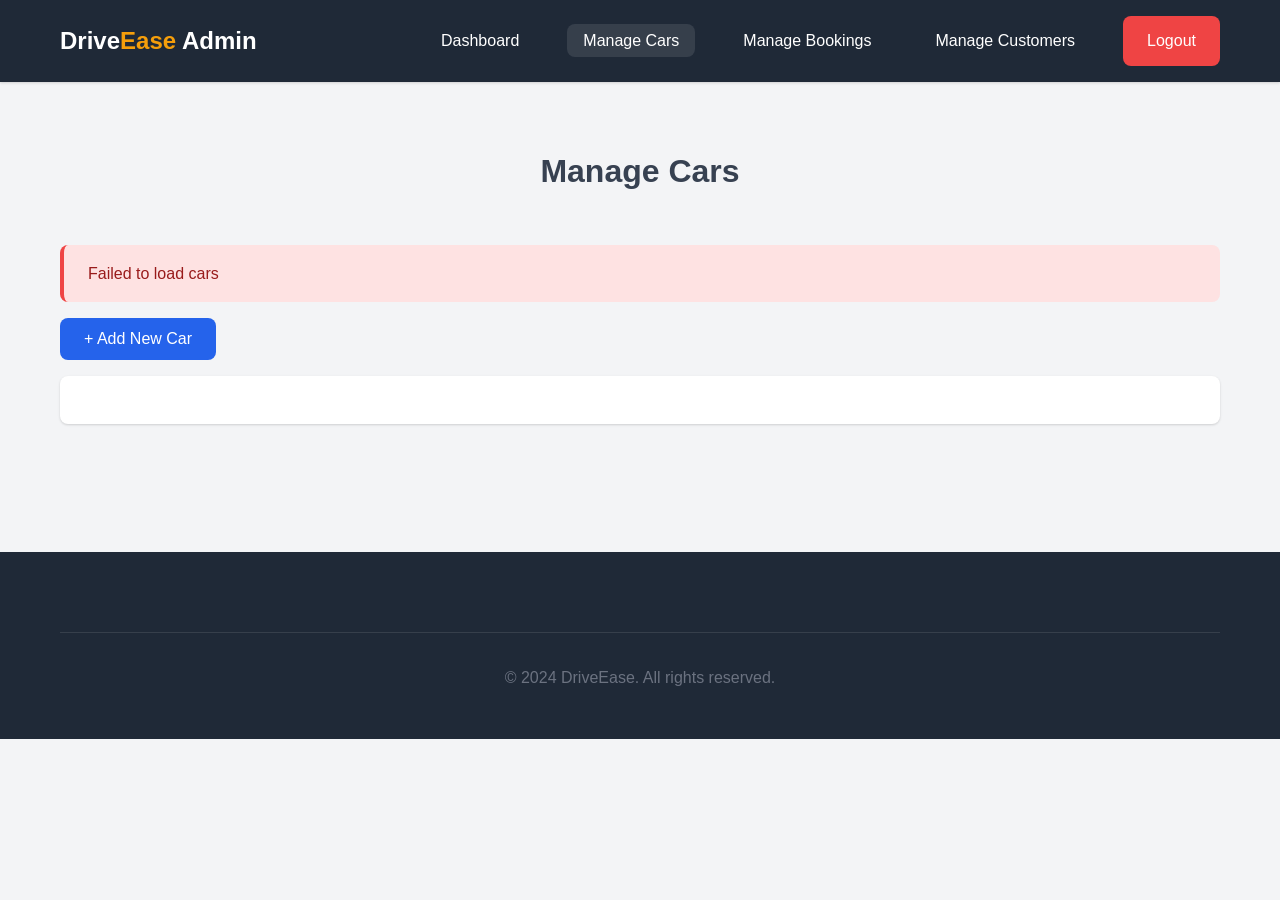
<file: frontend/admin/manage-cars.html>
<!DOCTYPE html>
<html lang="en">
<head>
    <meta charset="UTF-8">
    <meta name="viewport" content="width=device-width, initial-scale=1.0">
    <title>Manage Cars - DriveEase Admin</title>
    <link rel="stylesheet" href="../css/style.css">
    <link rel="stylesheet" href="../css/admin.css">
</head>
<body>
    <!-- Admin Navigation -->
    <nav class="navbar admin-nav">
        <div class="container">
            <a href="../index.html" class="navbar-brand">Drive<span>Ease</span> Admin</a>
            <ul class="navbar-nav">
                <li><a href="dashboard.html" class="nav-link">Dashboard</a></li>
                <li><a href="manage-cars.html" class="nav-link active">Manage Cars</a></li>
                <li><a href="manage-bookings.html" class="nav-link">Manage Bookings</a></li>
                <li><a href="manage-customers.html" class="nav-link">Manage Customers</a></li>
                <li><a href="#" class="btn btn-danger" onclick="logout()">Logout</a></li>
            </ul>
        </div>
    </nav>

    <!-- Manage Cars Section -->
    <section class="section">
        <div class="container">
            <h2 class="section-title">Manage Cars</h2>
            <div id="alertContainer"></div>
            
            <button class="btn btn-primary" style="margin-bottom: 1rem;" onclick="showAddCarModal()">+ Add New Car</button>

            <div class="card">
                <div class="card-body">
                    <div id="carsTable">
                        <!-- Cars table will be loaded dynamically -->
                    </div>
                </div>
            </div>
        </div>
    </section>

    <!-- Add/Edit Car Modal -->
    <div id="carModal" class="modal" style="display: none;">
        <div class="modal-content">
            <div class="modal-header">
                <h2 id="modalTitle">Add New Car</h2>
                <button class="close-btn" onclick="closeCarModal()">&times;</button>
            </div>
            <div class="modal-body">
                <form id="carForm">
                    <div class="grid grid-2">
                        <div class="form-group">
                            <label class="form-label">Brand</label>
                            <input type="text" class="form-control" id="carBrand" required>
                        </div>
                        <div class="form-group">
                            <label class="form-label">Model</label>
                            <input type="text" class="form-control" id="carModel" required>
                        </div>
                    </div>
                    <div class="grid grid-2">
                        <div class="form-group">
                            <label class="form-label">Year</label>
                            <input type="number" class="form-control" id="carYear" required>
                        </div>
                        <div class="form-group">
                            <label class="form-label">Color</label>
                            <input type="text" class="form-control" id="carColor">
                        </div>
                    </div>
                    <div class="grid grid-2">
                        <div class="form-group">
                            <label class="form-label">License Plate</label>
                            <input type="text" class="form-control" id="licensePlate" required>
                        </div>
                        <div class="form-group">
                            <label class="form-label">Price per Day (₹)</label>
                            <input type="number" class="form-control" id="pricePerDay" required>
                        </div>
                    </div>
                    <div class="grid grid-2">
                        <div class="form-group">
                            <label class="form-label">Fuel Type</label>
                            <select class="form-select" id="fuelType" required>
                                <option value="PETROL">Petrol</option>
                                <option value="DIESEL">Diesel</option>
                                <option value="ELECTRIC">Electric</option>
                                <option value="HYBRID">Hybrid</option>
                                <option value="CNG">CNG</option>
                            </select>
                        </div>
                        <div class="form-group">
                            <label class="form-label">Transmission</label>
                            <select class="form-select" id="transmission" required>
                                <option value="MANUAL">Manual</option>
                                <option value="AUTOMATIC">Automatic</option>
                            </select>
                        </div>
                    </div>
                    <div class="form-group">
                        <label class="form-label">Seating Capacity</label>
                        <input type="number" class="form-control" id="seatingCapacity" required>
                    </div>
                    <div class="form-group">
                        <label class="form-label">Description</label>
                        <textarea class="form-control" id="carDescription" rows="3"></textarea>
                    </div>
                    <div class="form-group">
                        <label class="form-label">Image URL</label>
                        <input type="text" class="form-control" id="imageUrl" placeholder="https://example.com/image.jpg">
                    </div>
                    <div class="form-group">
                        <label class="form-label">Availability</label>
                        <select class="form-select" id="isAvailable">
                            <option value="true">Available</option>
                            <option value="false">Not Available</option>
                        </select>
                    </div>
                    <button type="submit" class="btn btn-primary">Save Car</button>
                </form>
            </div>
        </div>
    </div>

    <!-- Footer -->
    <footer class="footer">
        <div class="container">
            <div class="footer-bottom">
                <p>&copy; 2024 DriveEase. All rights reserved.</p>
            </div>
        </div>
    </footer>

    <script src="../js/main.js"></script>
    <script src="../js/admin.js"></script>
</body>
</html>
</file>
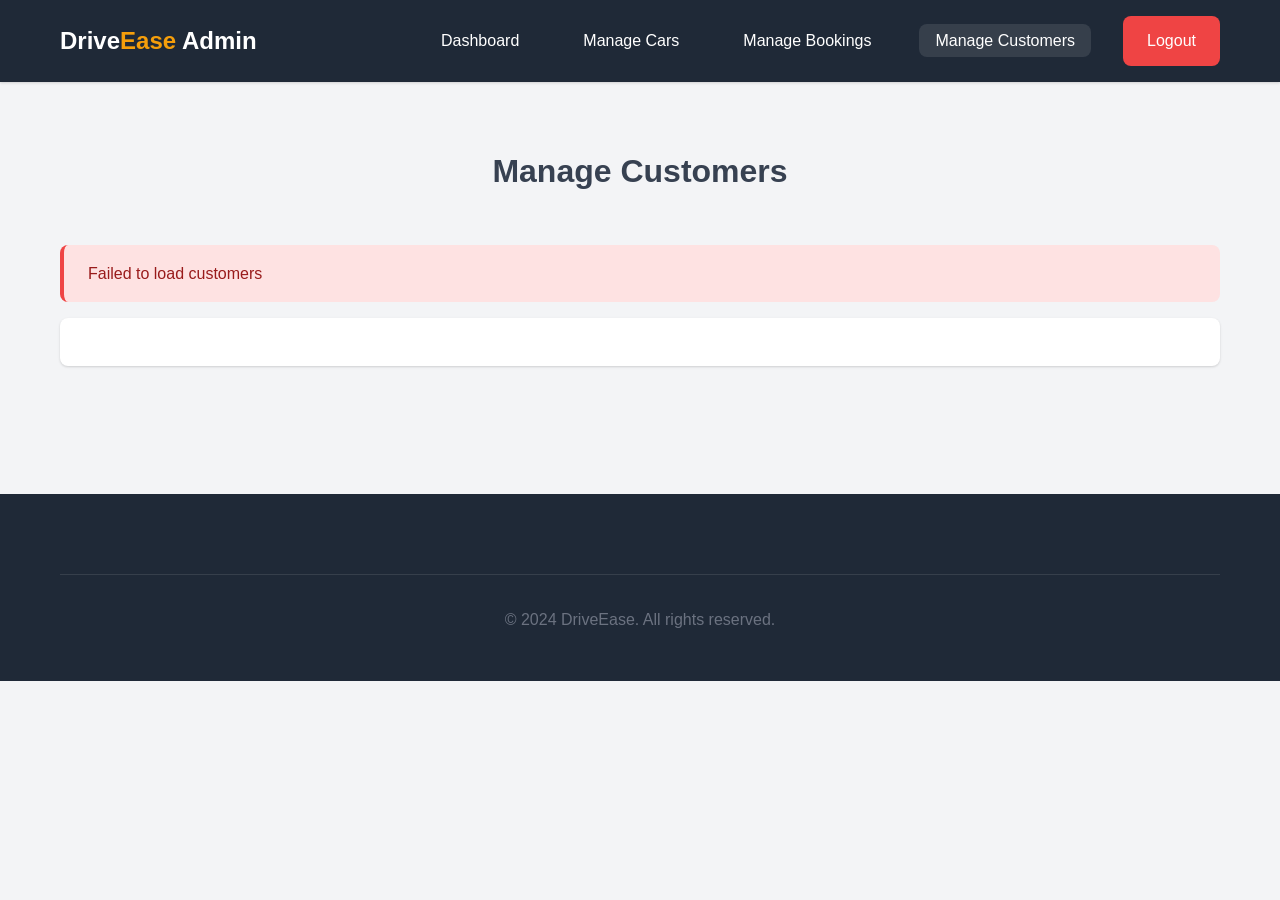
<file: frontend/admin/manage-customers.html>
<!DOCTYPE html>
<html lang="en">
<head>
    <meta charset="UTF-8">
    <meta name="viewport" content="width=device-width, initial-scale=1.0">
    <title>Manage Customers - DriveEase Admin</title>
    <link rel="stylesheet" href="../css/style.css">
    <link rel="stylesheet" href="../css/admin.css">
</head>
<body>
    <!-- Admin Navigation -->
    <nav class="navbar admin-nav">
        <div class="container">
            <a href="../index.html" class="navbar-brand">Drive<span>Ease</span> Admin</a>
            <ul class="navbar-nav">
                <li><a href="dashboard.html" class="nav-link">Dashboard</a></li>
                <li><a href="manage-cars.html" class="nav-link">Manage Cars</a></li>
                <li><a href="manage-bookings.html" class="nav-link">Manage Bookings</a></li>
                <li><a href="manage-customers.html" class="nav-link active">Manage Customers</a></li>
                <li><a href="#" class="btn btn-danger" onclick="logout()">Logout</a></li>
            </ul>
        </div>
    </nav>

    <!-- Manage Customers Section -->
    <section class="section">
        <div class="container">
            <h2 class="section-title">Manage Customers</h2>
            <div id="alertContainer"></div>
            
            <div class="card">
                <div class="card-body">
                    <div id="customersTable">
                        <!-- Customers table will be loaded dynamically -->
                    </div>
                </div>
            </div>
        </div>
    </section>

    <!-- Footer -->
    <footer class="footer">
        <div class="container">
            <div class="footer-bottom">
                <p>&copy; 2024 DriveEase. All rights reserved.</p>
            </div>
        </div>
    </footer>

    <script src="../js/main.js"></script>
    <script src="../js/admin.js"></script>
</body>
</html>
</file>
<file: frontend/css/style.css>
/* ============================================
   DriveEase - Car Rental Management System
   Main Stylesheet
   ============================================ */

/* Reset and Base Styles */
* {
    margin: 0;
    padding: 0;
    box-sizing: border-box;
}

:root {
    --primary-color: #2563eb;
    --primary-dark: #1d4ed8;
    --secondary-color: #f59e0b;
    --success-color: #10b981;
    --danger-color: #ef4444;
    --warning-color: #f59e0b;
    --info-color: #3b82f6;
    --light-color: #f3f4f6;
    --dark-color: #1f2937;
    --text-color: #374151;
    --text-light: #6b7280;
    --white: #ffffff;
    --border-color: #e5e7eb;
    --shadow: 0 1px 3px 0 rgba(0, 0, 0, 0.1), 0 1px 2px 0 rgba(0, 0, 0, 0.06);
    --shadow-lg: 0 10px 15px -3px rgba(0, 0, 0, 0.1), 0 4px 6px -2px rgba(0, 0, 0, 0.05);
    --radius: 8px;
    --transition: all 0.3s ease;
}

body {
    font-family: 'Segoe UI', Tahoma, Geneva, Verdana, sans-serif;
    line-height: 1.6;
    color: var(--text-color);
    background-color: var(--light-color);
}

a {
    text-decoration: none;
    color: inherit;
    transition: var(--transition);
}

ul {
    list-style: none;
}

img {
    max-width: 100%;
    height: auto;
}

/* Container */
.container {
    max-width: 1200px;
    margin: 0 auto;
    padding: 0 20px;
}

/* Navigation */
.navbar {
    background-color: var(--white);
    box-shadow: var(--shadow);
    position: sticky;
    top: 0;
    z-index: 1000;
}

.navbar .container {
    display: flex;
    justify-content: space-between;
    align-items: center;
    padding: 1rem 20px;
}

.navbar-brand {
    font-size: 1.5rem;
    font-weight: bold;
    color: var(--primary-color);
}

.navbar-brand span {
    color: var(--secondary-color);
}

.navbar-nav {
    display: flex;
    gap: 2rem;
    align-items: center;
}

.nav-link {
    color: var(--text-color);
    font-weight: 500;
    padding: 0.5rem 1rem;
    border-radius: var(--radius);
}

.nav-link:hover {
    color: var(--primary-color);
    background-color: var(--light-color);
}

.nav-link.active {
    color: var(--primary-color);
    background-color: var(--light-color);
}

/* Buttons */
.btn {
    display: inline-block;
    padding: 0.75rem 1.5rem;
    border: none;
    border-radius: var(--radius);
    font-size: 1rem;
    font-weight: 500;
    cursor: pointer;
    transition: var(--transition);
    text-align: center;
}

.btn-primary {
    background-color: var(--primary-color);
    color: var(--white);
}

.btn-primary:hover {
    background-color: var(--primary-dark);
    transform: translateY(-2px);
}

.btn-secondary {
    background-color: var(--secondary-color);
    color: var(--white);
}

.btn-secondary:hover {
    background-color: #d97706;
    transform: translateY(-2px);
}

.btn-success {
    background-color: var(--success-color);
    color: var(--white);
}

.btn-success:hover {
    background-color: #059669;
    transform: translateY(-2px);
}

.btn-danger {
    background-color: var(--danger-color);
    color: var(--white);
}

.btn-danger:hover {
    background-color: #dc2626;
    transform: translateY(-2px);
}

.btn-outline {
    background-color: transparent;
    border: 2px solid var(--primary-color);
    color: var(--primary-color);
}

.btn-outline:hover {
    background-color: var(--primary-color);
    color: var(--white);
}

.btn-sm {
    padding: 0.5rem 1rem;
    font-size: 0.875rem;
}

.btn-lg {
    padding: 1rem 2rem;
    font-size: 1.125rem;
}

/* Forms */
.form-group {
    margin-bottom: 1.5rem;
}

.form-label {
    display: block;
    margin-bottom: 0.5rem;
    font-weight: 500;
    color: var(--text-color);
}

.form-control {
    width: 100%;
    padding: 0.75rem;
    border: 1px solid var(--border-color);
    border-radius: var(--radius);
    font-size: 1rem;
    transition: var(--transition);
}

.form-control:focus {
    outline: none;
    border-color: var(--primary-color);
    box-shadow: 0 0 0 3px rgba(37, 99, 235, 0.1);
}

.form-control::placeholder {
    color: var(--text-light);
}

.form-select {
    width: 100%;
    padding: 0.75rem;
    border: 1px solid var(--border-color);
    border-radius: var(--radius);
    font-size: 1rem;
    background-color: var(--white);
    cursor: pointer;
}

/* Cards */
.card {
    background-color: var(--white);
    border-radius: var(--radius);
    box-shadow: var(--shadow);
    overflow: hidden;
    transition: var(--transition);
}

.card:hover {
    box-shadow: var(--shadow-lg);
    transform: translateY(-5px);
}

.card-body {
    padding: 1.5rem;
}

.card-title {
    font-size: 1.25rem;
    font-weight: 600;
    margin-bottom: 1rem;
    color: var(--text-color);
}

.card-text {
    color: var(--text-light);
    margin-bottom: 1rem;
}

.card-img-top {
    width: 100%;
    height: 200px;
    object-fit: cover;
}

/* Hero Section */
.hero {
    background: linear-gradient(135deg, var(--primary-color) 0%, var(--primary-dark) 100%);
    color: var(--white);
    padding: 5rem 0;
    text-align: center;
}

.hero h1 {
    font-size: 3rem;
    font-weight: bold;
    margin-bottom: 1rem;
}

.hero p {
    font-size: 1.25rem;
    margin-bottom: 2rem;
    opacity: 0.9;
}

/* Section */
.section {
    padding: 4rem 0;
}

.section-title {
    text-align: center;
    font-size: 2rem;
    font-weight: bold;
    margin-bottom: 3rem;
    color: var(--text-color);
}

/* Grid System */
.grid {
    display: grid;
    gap: 2rem;
}

.grid-2 {
    grid-template-columns: repeat(auto-fit, minmax(300px, 1fr));
}

.grid-3 {
    grid-template-columns: repeat(auto-fit, minmax(300px, 1fr));
}

.grid-4 {
    grid-template-columns: repeat(auto-fit, minmax(250px, 1fr));
}

/* Alert */
.alert {
    padding: 1rem 1.5rem;
    border-radius: var(--radius);
    margin-bottom: 1rem;
    border-left: 4px solid;
}

.alert-success {
    background-color: #d1fae5;
    border-color: var(--success-color);
    color: #065f46;
}

.alert-danger {
    background-color: #fee2e2;
    border-color: var(--danger-color);
    color: #991b1b;
}

.alert-warning {
    background-color: #fef3c7;
    border-color: var(--warning-color);
    color: #92400e;
}

.alert-info {
    background-color: #dbeafe;
    border-color: var(--info-color);
    color: #1e40af;
}

/* Badge */
.badge {
    display: inline-block;
    padding: 0.25rem 0.75rem;
    font-size: 0.875rem;
    font-weight: 500;
    border-radius: 9999px;
}

.badge-primary {
    background-color: var(--primary-color);
    color: var(--white);
}

.badge-success {
    background-color: var(--success-color);
    color: var(--white);
}

.badge-danger {
    background-color: var(--danger-color);
    color: var(--white);
}

.badge-warning {
    background-color: var(--warning-color);
    color: var(--white);
}

/* Footer */
.footer {
    background-color: var(--dark-color);
    color: var(--white);
    padding: 3rem 0;
    margin-top: 4rem;
}

.footer-content {
    display: grid;
    grid-template-columns: repeat(auto-fit, minmax(250px, 1fr));
    gap: 2rem;
}

.footer-section h3 {
    font-size: 1.25rem;
    margin-bottom: 1rem;
}

.footer-section p,
.footer-section a {
    color: var(--text-light);
    margin-bottom: 0.5rem;
}

.footer-section a:hover {
    color: var(--white);
}

.footer-bottom {
    text-align: center;
    margin-top: 2rem;
    padding-top: 2rem;
    border-top: 1px solid rgba(255, 255, 255, 0.1);
    color: var(--text-light);
}

/* Responsive */
@media (max-width: 768px) {
    .navbar .container {
        flex-direction: column;
        gap: 1rem;
    }

    .navbar-nav {
        flex-wrap: wrap;
        justify-content: center;
    }

    .hero h1 {
        font-size: 2rem;
    }

    .grid-2,
    .grid-3,
    .grid-4 {
        grid-template-columns: 1fr;
    }
}
</file>
<file: frontend/css/auth.css>
/* ============================================
   DriveEase - Authentication Page Styles
   ============================================ */

.auth-container {
    min-height: 100vh;
    display: flex;
    align-items: center;
    justify-content: center;
    background: linear-gradient(135deg, var(--primary-color) 0%, var(--primary-dark) 100%);
    padding: 2rem;
}

.auth-card {
    background-color: var(--white);
    border-radius: var(--radius);
    box-shadow: var(--shadow-lg);
    padding: 3rem;
    max-width: 450px;
    width: 100%;
}

.auth-header {
    text-align: center;
    margin-bottom: 2rem;
}

.auth-header h1 {
    font-size: 2rem;
    color: var(--primary-color);
    margin-bottom: 0.5rem;
}

.auth-header p {
    color: var(--text-light);
}

.auth-form {
    margin-bottom: 1.5rem;
}

.auth-footer {
    text-align: center;
    margin-top: 1.5rem;
    padding-top: 1.5rem;
    border-top: 1px solid var(--border-color);
}

.auth-footer a {
    color: var(--primary-color);
    font-weight: 500;
}

.auth-footer a:hover {
    text-decoration: underline;
}

.form-check {
    display: flex;
    align-items: center;
    gap: 0.5rem;
    margin-bottom: 1rem;
}

.form-check-input {
    width: 1.2rem;
    height: 1.2rem;
    cursor: pointer;
}

.form-check-label {
    cursor: pointer;
    color: var(--text-color);
}

.password-group {
    position: relative;
}

.password-toggle {
    position: absolute;
    right: 1rem;
    top: 50%;
    transform: translateY(-50%);
    background: none;
    border: none;
    cursor: pointer;
    color: var(--text-light);
    font-size: 1rem;
}

.password-toggle:hover {
    color: var(--primary-color);
}

@media (max-width: 480px) {
    .auth-card {
        padding: 2rem;
    }

    .auth-header h1 {
        font-size: 1.5rem;
    }
}
</file>
<file: frontend/css/admin.css>
/* ============================================
   DriveEase - Admin Dashboard Styles
   ============================================ */

.admin-nav {
    background-color: var(--dark-color);
}

.admin-nav .navbar-brand {
    color: var(--white);
}

.admin-nav .nav-link {
    color: var(--white);
}

.admin-nav .nav-link:hover,
.admin-nav .nav-link.active {
    background-color: rgba(255, 255, 255, 0.1);
}

/* Stats Cards */
.stats-card {
    background: linear-gradient(135deg, var(--primary-color) 0%, var(--primary-dark) 100%);
    color: var(--white);
    padding: 2rem;
    border-radius: var(--radius);
    text-align: center;
}

.stats-card h3 {
    font-size: 2.5rem;
    font-weight: bold;
    margin-bottom: 0.5rem;
}

.stats-card p {
    font-size: 1rem;
    opacity: 0.9;
}

.stats-card.success {
    background: linear-gradient(135deg, var(--success-color) 0%, #059669 100%);
}

.stats-card.warning {
    background: linear-gradient(135deg, var(--warning-color) 0%, #d97706 100%);
}

.stats-card.danger {
    background: linear-gradient(135deg, var(--danger-color) 0%, #dc2626 100%);
}

/* Table Styles */
.table {
    width: 100%;
    border-collapse: collapse;
    margin-top: 1rem;
}

.table th,
.table td {
    padding: 1rem;
    text-align: left;
    border-bottom: 1px solid var(--border-color);
}

.table th {
    background-color: var(--light-color);
    font-weight: 600;
}

.table tbody tr:hover {
    background-color: var(--light-color);
}

/* Modal */
.modal {
    position: fixed;
    top: 0;
    left: 0;
    width: 100%;
    height: 100%;
    background-color: rgba(0, 0, 0, 0.5);
    display: flex;
    align-items: center;
    justify-content: center;
    z-index: 2000;
}

.modal-content {
    background-color: var(--white);
    border-radius: var(--radius);
    max-width: 600px;
    width: 90%;
    max-height: 90vh;
    overflow-y: auto;
}

.modal-header {
    display: flex;
    justify-content: space-between;
    align-items: center;
    padding: 1.5rem;
    border-bottom: 1px solid var(--border-color);
}

.modal-header h2 {
    margin: 0;
}

.close-btn {
    background: none;
    border: none;
    font-size: 2rem;
    cursor: pointer;
    color: var(--text-light);
}

.close-btn:hover {
    color: var(--danger-color);
}

.modal-body {
    padding: 1.5rem;
}

/* Status Badges */
.status-badge {
    padding: 0.25rem 0.75rem;
    border-radius: 9999px;
    font-size: 0.875rem;
    font-weight: 500;
}

.status-pending {
    background-color: #fef3c7;
    color: #92400e;
}

.status-confirmed {
    background-color: #d1fae5;
    color: #065f46;
}

.status-cancelled {
    background-color: #fee2e2;
    color: #991b1b;
}

.status-completed {
    background-color: #dbeafe;
    color: #1e40af;
}

.status-rejected {
    background-color: #fee2e2;
    color: #991b1b;
}

/* Action Buttons */
.action-buttons {
    display: flex;
    gap: 0.5rem;
}

.action-buttons .btn {
    padding: 0.25rem 0.75rem;
    font-size: 0.875rem;
}
</file>
